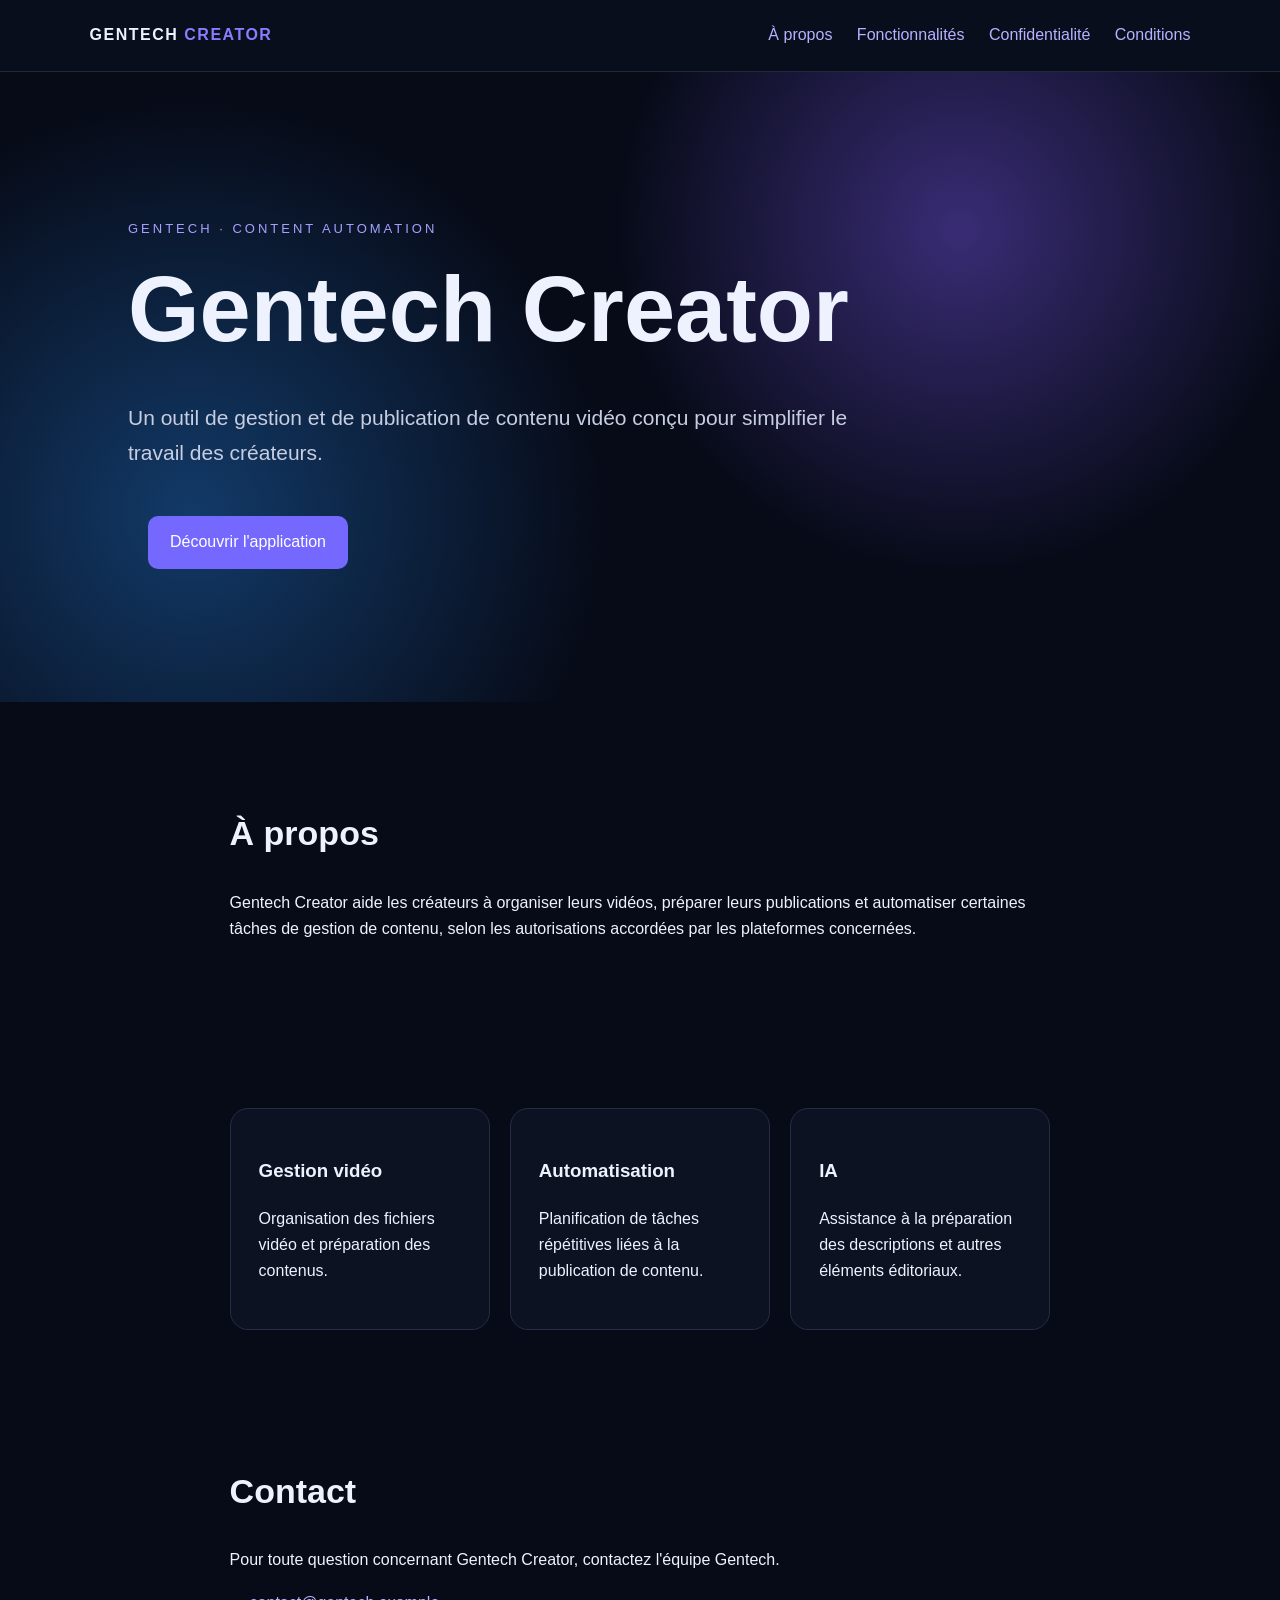
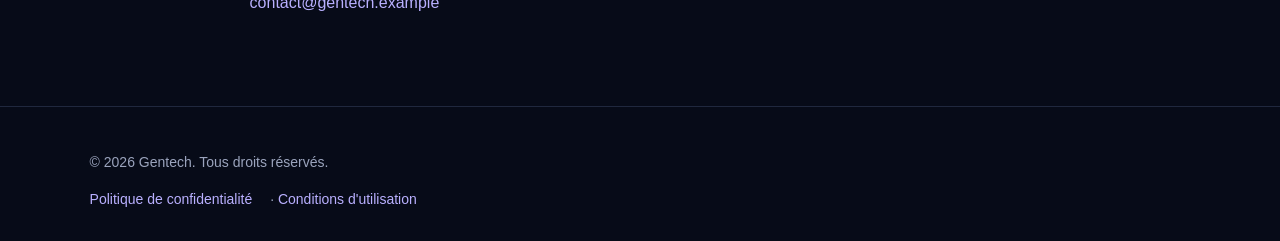
<file: index.html>
<!doctype html>
<html lang="fr">
<head>
  <meta charset="utf-8">
  <meta name="viewport" content="width=device-width, initial-scale=1">
  <title>Gentech Creator</title>
  <meta name="description" content="Gentech Creator est un outil de gestion et de publication de contenu vidéo pour créateurs.">
  <link rel="stylesheet" href="style.css">
</head>
<body>
<header class="nav">
  <div class="brand">GENTECH <span>CREATOR</span></div>
  <nav>
    <a href="#about">À propos</a>
    <a href="#features">Fonctionnalités</a>
    <a href="privacy.html">Confidentialité</a>
    <a href="terms.html">Conditions</a>
  </nav>
</header>

<main>
  <section class="hero">
    <p class="eyebrow">GENTECH · CONTENT AUTOMATION</p>
    <h1>Gentech Creator</h1>
    <p class="lead">Un outil de gestion et de publication de contenu vidéo conçu pour simplifier le travail des créateurs.</p>
    <a class="button" href="#about">Découvrir l'application</a>
  </section>

  <section id="about" class="section">
    <h2>À propos</h2>
    <p>Gentech Creator aide les créateurs à organiser leurs vidéos, préparer leurs publications et automatiser certaines tâches de gestion de contenu, selon les autorisations accordées par les plateformes concernées.</p>
  </section>

  <section id="features" class="grid">
    <article><h3>Gestion vidéo</h3><p>Organisation des fichiers vidéo et préparation des contenus.</p></article>
    <article><h3>Automatisation</h3><p>Planification de tâches répétitives liées à la publication de contenu.</p></article>
    <article><h3>IA</h3><p>Assistance à la préparation des descriptions et autres éléments éditoriaux.</p></article>
  </section>

  <section class="section contact">
    <h2>Contact</h2>
    <p>Pour toute question concernant Gentech Creator, contactez l'équipe Gentech.</p>
    <a href="mailto:contact@gentech.example">contact@gentech.example</a>
  </section>
</main>

<footer>
  <p>© 2026 Gentech. Tous droits réservés.</p>
  <div><a href="privacy.html">Politique de confidentialité</a> · <a href="terms.html">Conditions d'utilisation</a></div>
</footer>
</body>
</html>
</file>
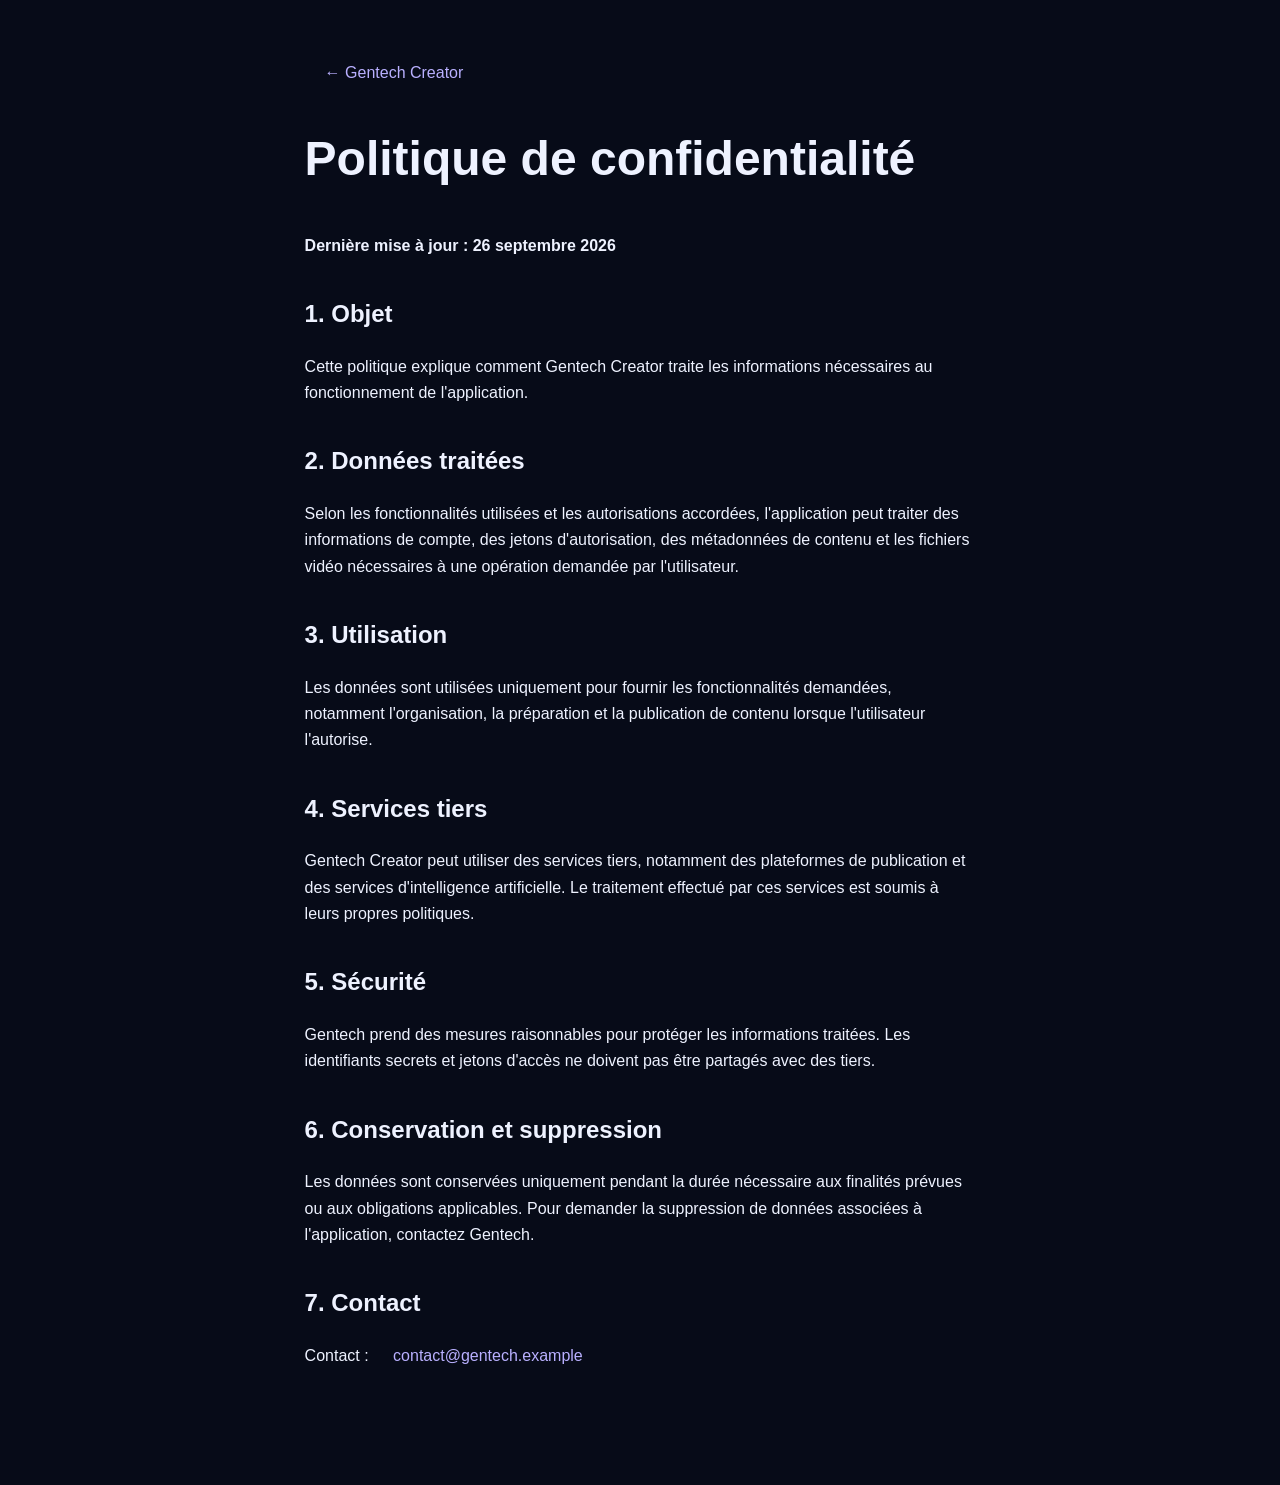
<file: privacy.html>
<!doctype html>
<html lang="fr"><head><meta charset="utf-8"><meta name="viewport" content="width=device-width,initial-scale=1"><title>Politique de confidentialité — Gentech Creator</title><link rel="stylesheet" href="style.css"></head>
<body><main class="legal">
<a href="index.html">← Gentech Creator</a>
<h1>Politique de confidentialité</h1>
<p><strong>Dernière mise à jour : 26 septembre 2026</strong></p>
<h2>1. Objet</h2>
<p>Cette politique explique comment Gentech Creator traite les informations nécessaires au fonctionnement de l'application.</p>
<h2>2. Données traitées</h2>
<p>Selon les fonctionnalités utilisées et les autorisations accordées, l'application peut traiter des informations de compte, des jetons d'autorisation, des métadonnées de contenu et les fichiers vidéo nécessaires à une opération demandée par l'utilisateur.</p>
<h2>3. Utilisation</h2>
<p>Les données sont utilisées uniquement pour fournir les fonctionnalités demandées, notamment l'organisation, la préparation et la publication de contenu lorsque l'utilisateur l'autorise.</p>
<h2>4. Services tiers</h2>
<p>Gentech Creator peut utiliser des services tiers, notamment des plateformes de publication et des services d'intelligence artificielle. Le traitement effectué par ces services est soumis à leurs propres politiques.</p>
<h2>5. Sécurité</h2>
<p>Gentech prend des mesures raisonnables pour protéger les informations traitées. Les identifiants secrets et jetons d'accès ne doivent pas être partagés avec des tiers.</p>
<h2>6. Conservation et suppression</h2>
<p>Les données sont conservées uniquement pendant la durée nécessaire aux finalités prévues ou aux obligations applicables. Pour demander la suppression de données associées à l'application, contactez Gentech.</p>
<h2>7. Contact</h2>
<p>Contact : <a href="mailto:contact@gentech.example">contact@gentech.example</a></p>
</main></body></html>
</file>
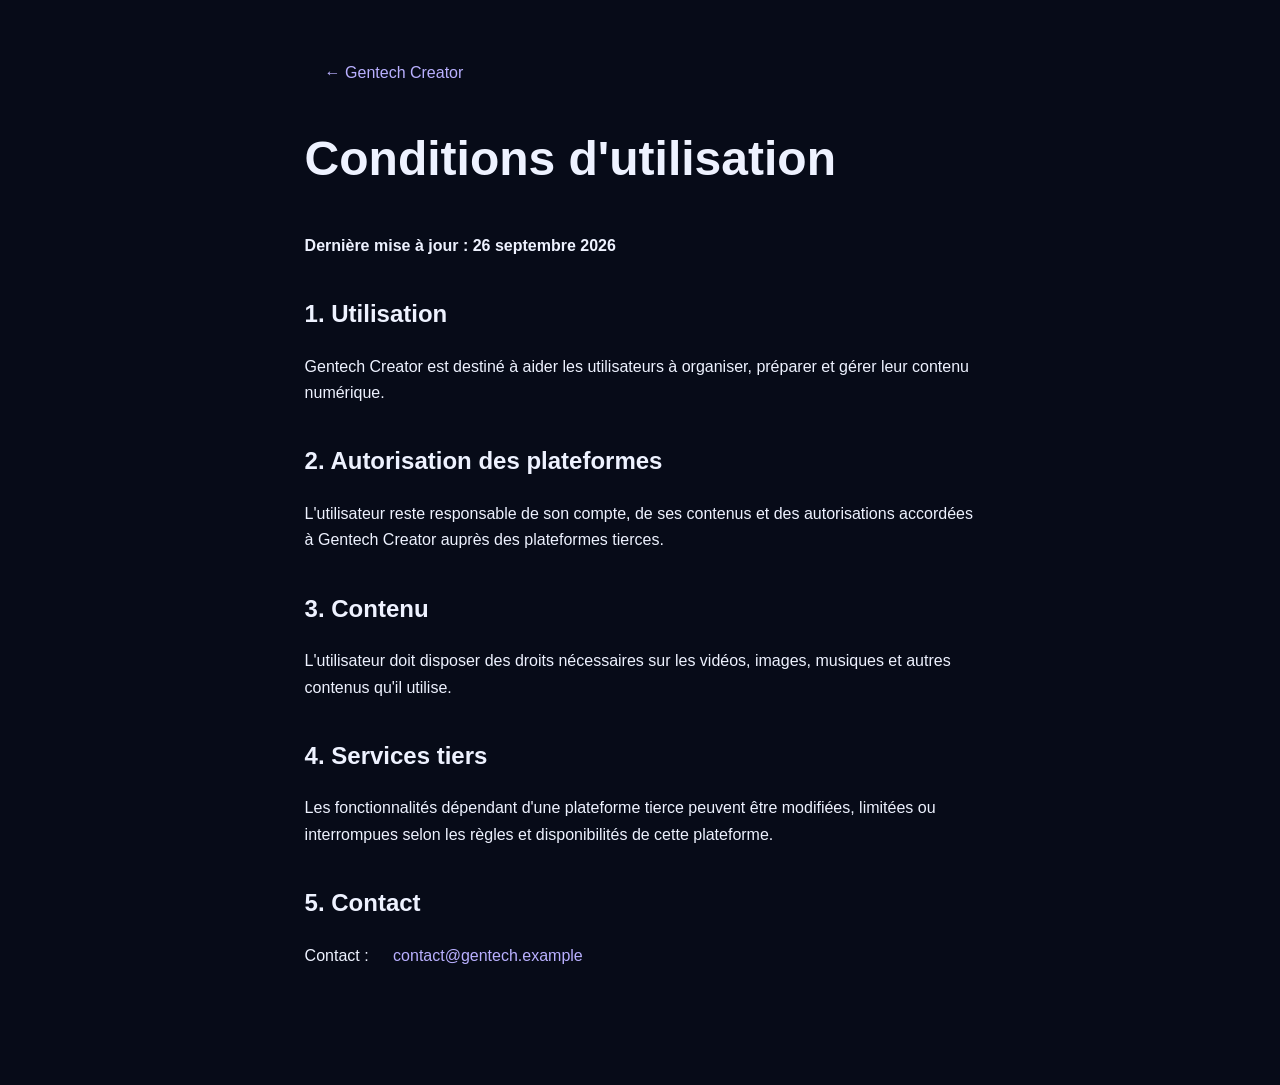
<file: terms.html>
<!doctype html>
<html lang="fr"><head><meta charset="utf-8"><meta name="viewport" content="width=device-width,initial-scale=1"><title>Conditions d'utilisation — Gentech Creator</title><link rel="stylesheet" href="style.css"></head>
<body><main class="legal">
<a href="index.html">← Gentech Creator</a>
<h1>Conditions d'utilisation</h1>
<p><strong>Dernière mise à jour : 26 septembre 2026</strong></p>
<h2>1. Utilisation</h2>
<p>Gentech Creator est destiné à aider les utilisateurs à organiser, préparer et gérer leur contenu numérique.</p>
<h2>2. Autorisation des plateformes</h2>
<p>L'utilisateur reste responsable de son compte, de ses contenus et des autorisations accordées à Gentech Creator auprès des plateformes tierces.</p>
<h2>3. Contenu</h2>
<p>L'utilisateur doit disposer des droits nécessaires sur les vidéos, images, musiques et autres contenus qu'il utilise.</p>
<h2>4. Services tiers</h2>
<p>Les fonctionnalités dépendant d'une plateforme tierce peuvent être modifiées, limitées ou interrompues selon les règles et disponibilités de cette plateforme.</p>
<h2>5. Contact</h2>
<p>Contact : <a href="mailto:contact@gentech.example">contact@gentech.example</a></p>
</main></body></html>
</file>
<file: style.css>
*{box-sizing:border-box}body{margin:0;font-family:Inter,Arial,sans-serif;background:#070b18;color:#eef2ff;line-height:1.65}.nav{height:72px;display:flex;align-items:center;justify-content:space-between;padding:0 7%;border-bottom:1px solid #20283e;background:#090e1d}.brand{font-weight:800;letter-spacing:1.5px}.brand span{color:#8b7cff}nav a,footer a,a{color:#b9b0ff;text-decoration:none;margin-left:20px}nav a:hover,footer a:hover,a:hover{text-decoration:underline}.hero{min-height:70vh;display:flex;flex-direction:column;justify-content:center;padding:8% 10%;background:radial-gradient(circle at 75% 25%,#392c75 0,transparent 32%),radial-gradient(circle at 15% 70%,#123a68 0,transparent 35%)}.eyebrow{letter-spacing:3px;color:#a7a0ff;font-size:13px}.hero h1{font-size:clamp(48px,8vw,92px);line-height:1;margin:10px 0 25px}.lead{max-width:720px;font-size:21px;color:#c8cee1}.button{display:inline-block;margin-top:25px;padding:13px 22px;border-radius:10px;background:#7568ff;color:white;width:max-content}.section,.grid{max-width:1000px;margin:auto;padding:75px 7%}.section h2{font-size:34px}.grid{display:grid;grid-template-columns:repeat(3,1fr);gap:20px}.grid article{padding:28px;border:1px solid #252d43;border-radius:18px;background:#0c1222}.contact{padding-top:30px;padding-bottom:90px}footer{padding:30px 7%;border-top:1px solid #20283e;color:#9ba4bd;font-size:14px}footer a{margin-left:0;margin-right:14px}.legal{max-width:850px;margin:auto;padding:60px 7% 100px}.legal h1{font-size:48px;margin-bottom:35px}.legal h2{margin-top:35px}@media(max-width:700px){nav{display:none}.grid{grid-template-columns:1fr}.hero{min-height:65vh}.lead{font-size:18px}}
</file>
